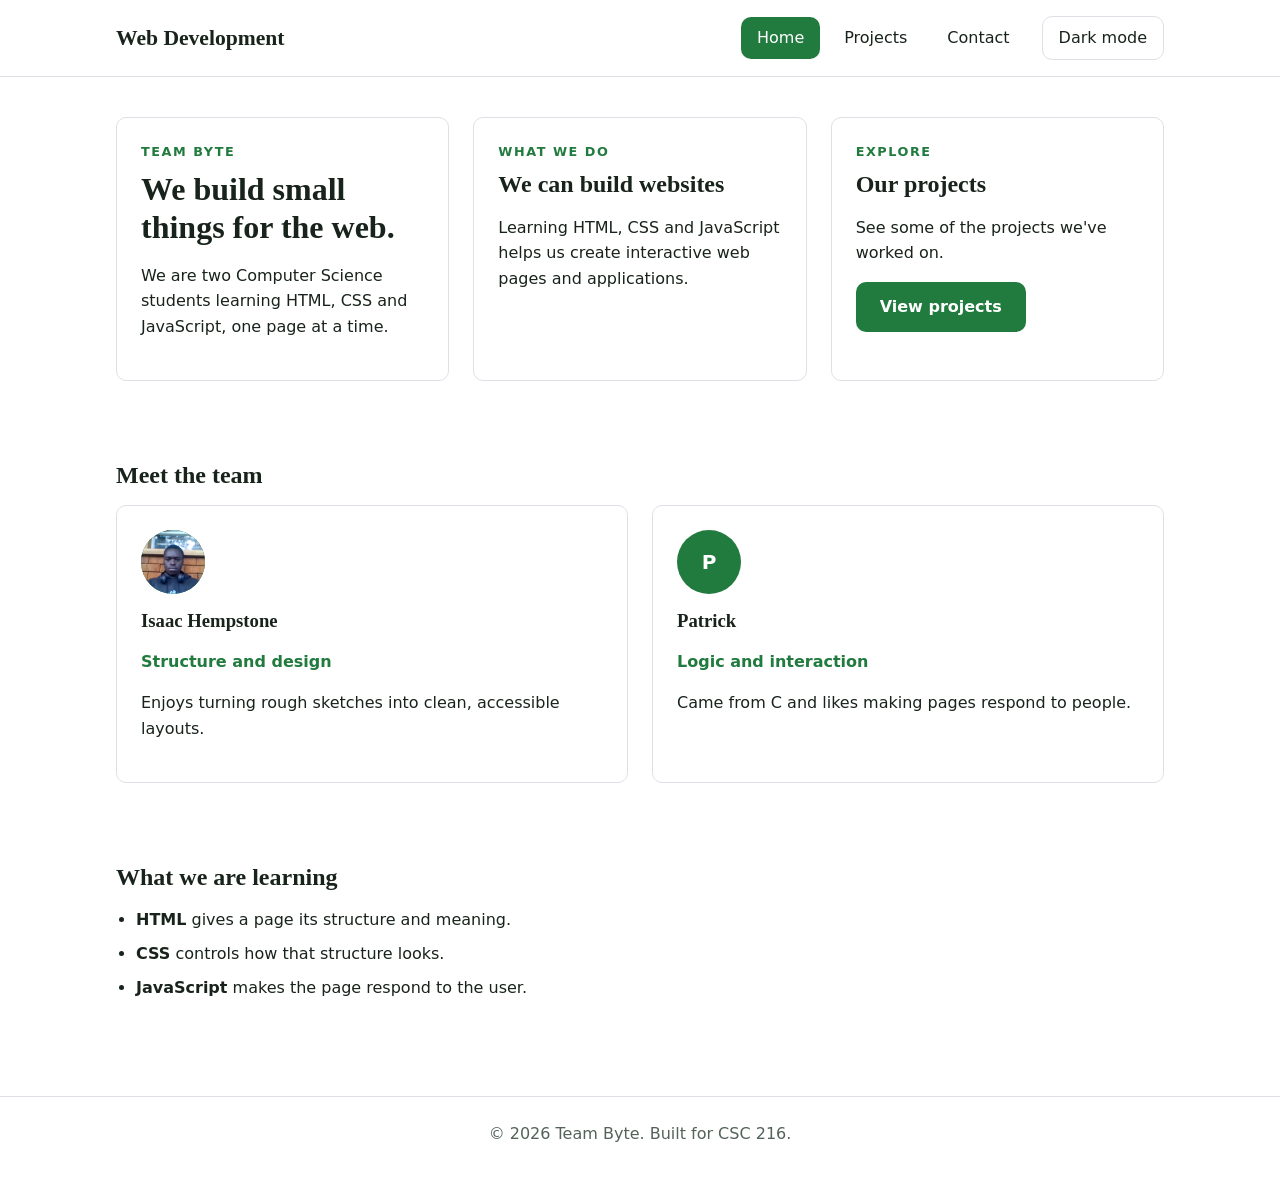
<file: index.html>
<!doctype html>
<html lang="en">
  <head>
    <meta charset="UTF-8" />
    <meta name="viewport" content="width=device-width, initial-scale=1.0" />
    <meta
      name="description"
      content="Team Byte: a CSC 216 web development pair."
    />
    <title>Home | Web Development</title>
    <link rel="stylesheet" href="styles.css" />
    <script src="script.js" defer></script>
  </head>
  <body>
    <a class="skip-link" href="#main">Skip to main content</a>

    <header class="site-header">
      <div class="container header-inner">
        <a class="logo" href="index.html">Web Development</a>
        <button
          class="nav-toggle"
          type="button"
          aria-expanded="false"
          aria-controls="site-nav"
        >
          Menu
        </button>
        <nav id="site-nav" class="site-nav" aria-label="Main">
          <ul>
            <li><a href="index.html" aria-current="page">Home</a></li>
            <li><a href="projects.html">Projects</a></li>
            <li><a href="contact.html">Contact</a></li>
          </ul>
        </nav>
        <button class="theme-toggle" type="button" aria-pressed="false">
          Dark mode
        </button>
      </div>
    </header>

    <main id="main">
      <section class="container featured-grid" aria-label="Featured content">
        <article class="card feature-card">
          <p class="eyebrow">Team Byte</p>
          <h1>We build small things for the web.</h1>
          <p>
            We are two Computer Science students learning HTML, CSS and
            JavaScript, one page at a time.
          </p>
        </article>
        <article class="card feature-card">
          <p class="eyebrow">What we do</p>
          <h2>We can build websites</h2>
          <p>
            Learning HTML, CSS and JavaScript helps us create interactive web
            pages and applications.
          </p>
        </article>
        <article class="card feature-card">
          <p class="eyebrow">Explore</p>
          <h2>Our projects</h2>
          <p>See some of the projects we've worked on.</p>
          <a class="button" href="projects.html">View projects</a>
        </article>
      </section>

      <section class="container section" aria-labelledby="team-heading">
        <h2 id="team-heading">Meet the team</h2>
        <div class="team-grid">
          <article class="card">
            <div class="avatar" aria-hidden="true">
              <img
                src="isaac.jpg"
                alt=""
                width="64"
                height="64"
                style="border-radius: 50%; object-fit: cover;"
              />
            </div>
            <h3>Isaac Hempstone</h3>
            <p class="role">Structure and design</p>
            <p>Enjoys turning rough sketches into clean, accessible layouts.</p>
          </article>
          <article class="card">
            <div class="avatar" aria-hidden="true">P</div>
            <h3>Patrick</h3>
            <p class="role">Logic and interaction</p>
            <p>Came from C and likes making pages respond to people.</p>
          </article>
        </div>
      </section>

      <section class="container section" aria-labelledby="learning-heading">
        <h2 id="learning-heading">What we are learning</h2>
        <ul class="skill-list">
          <li><strong>HTML</strong> gives a page its structure and meaning.</li>
          <li><strong>CSS</strong> controls how that structure looks.</li>
          <li>
            <strong>JavaScript</strong> makes the page respond to the user.
          </li>
        </ul>
      </section>
    </main>

    <footer class="site-footer">
      <div class="container">
        <p>© <span id="year">2026</span> Team Byte. Built for CSC 216.</p>
      </div>
    </footer>
  </body>
</html>
</file>
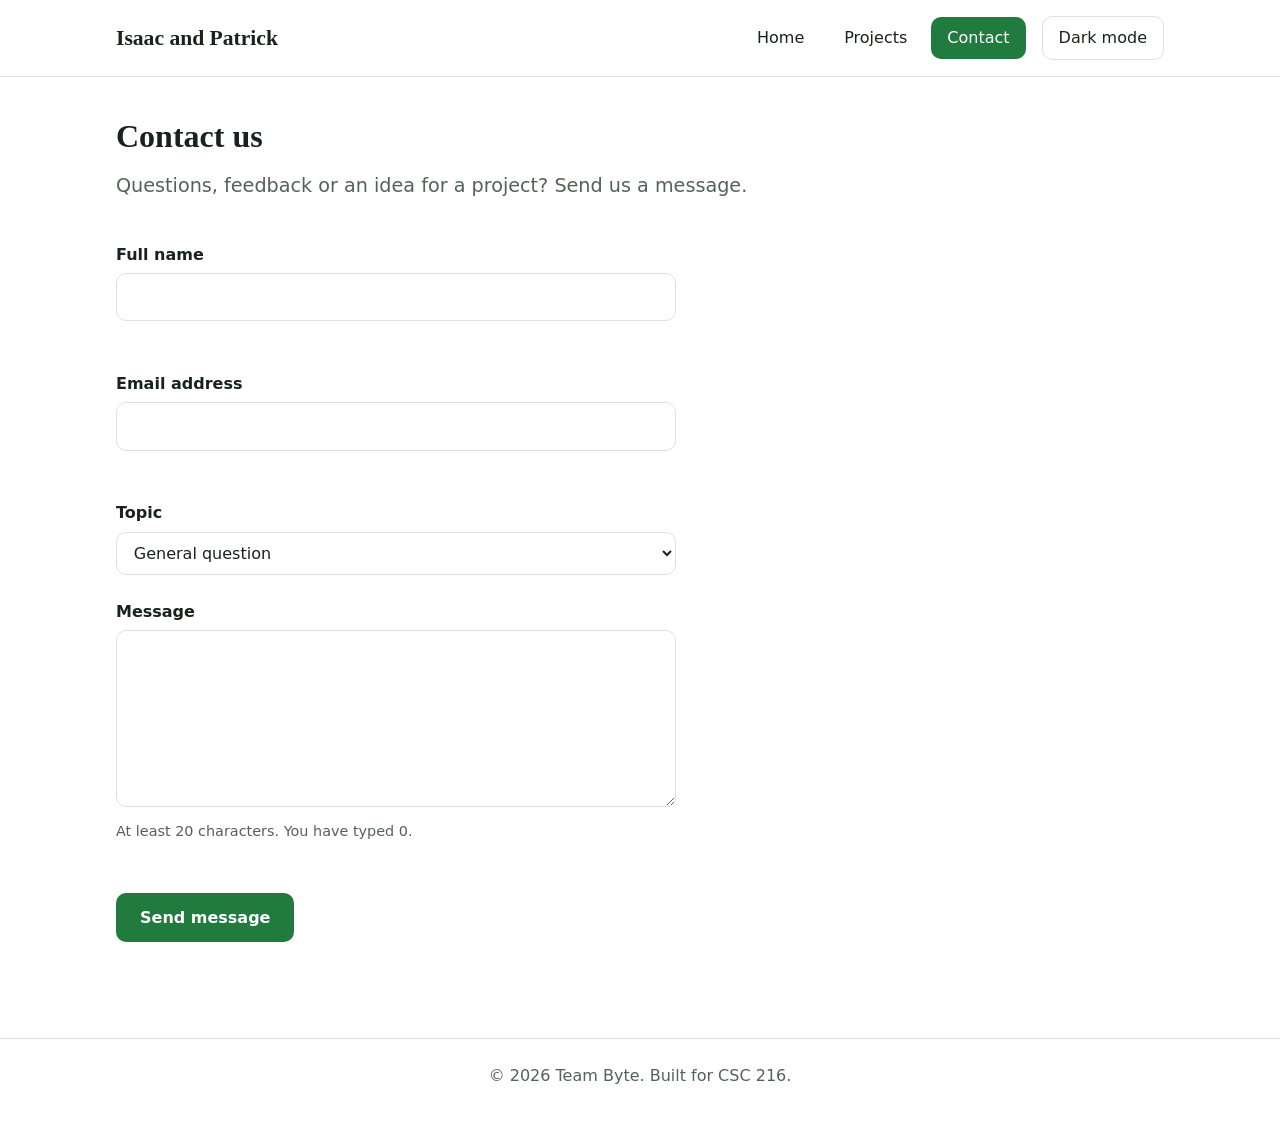
<file: contact.html>
<!doctype html>
<html lang="en">
  <head>
    <meta charset="UTF-8" />
    <meta name="viewport" content="width=device-width, initial-scale=1.0" />
    <meta
      name="description"
      content="Contact Team Byte with questions, feedback or project ideas."
    />
    <title>Contact | Web Development</title>
    <link rel="stylesheet" href="styles.css" />
    <script src="script.js" defer></script>
  </head>
  <body>
    <a class="skip-link" href="#main">Skip to main content</a>

    <header class="site-header">
      <div class="container header-inner">
        <a class="logo" href="index.html">Isaac and Patrick</a>
        <button
          class="nav-toggle"
          type="button"
          aria-expanded="false"
          aria-controls="site-nav"
        >
          Menu
        </button>
        <nav id="site-nav" class="site-nav" aria-label="Main">
          <ul>
            <li><a href="index.html">Home</a></li>
            <li><a href="projects.html">Projects</a></li>
            <li><a href="contact.html" aria-current="page">Contact</a></li>
          </ul>
        </nav>
        <button class="theme-toggle" type="button" aria-pressed="false">
          Dark mode
        </button>
      </div>
    </header>

    <main id="main" class="container">
      <header class="page-header">
        <h1>Contact us</h1>
        <p class="lead">
          Questions, feedback or an idea for a project? Send us a message.
        </p>
      </header>

      <form id="contact-form" class="contact-form" novalidate>
        <div class="field">
          <label for="name">Full name</label>
          <input
            type="text"
            id="name"
            name="name"
            autocomplete="name"
            required
            aria-describedby="name-error"
          />
          <p class="error" id="name-error"></p>
        </div>

        <div class="field">
          <label for="email">Email address</label>
          <input
            type="email"
            id="email"
            name="email"
            autocomplete="email"
            required
            aria-describedby="email-error"
          />
          <p class="error" id="email-error"></p>
        </div>

        <div class="field">
          <label for="topic">Topic</label>
          <select id="topic" name="topic">
            <option value="general">General question</option>
            <option value="collaboration">Collaboration</option>
            <option value="feedback">Feedback on our site</option>
          </select>
        </div>

        <div class="field">
          <label for="message">Message</label>
          <textarea
            id="message"
            name="message"
            rows="6"
            required
            minlength="20"
            aria-describedby="message-hint message-error"
          ></textarea>
          <p class="hint" id="message-hint">
            At least 20 characters. You have typed
            <span id="char-count">0</span>.
          </p>
          <p class="error" id="message-error"></p>
        </div>

        <button class="button" type="submit">Send message</button>
        <p id="form-status" class="form-status" role="status"></p>
      </form>
    </main>

    <footer class="site-footer">
      <div class="container">
        <p>© <span id="year">2026</span> Team Byte. Built for CSC 216.</p>
      </div>
    </footer>
  </body>
</html>
</file>
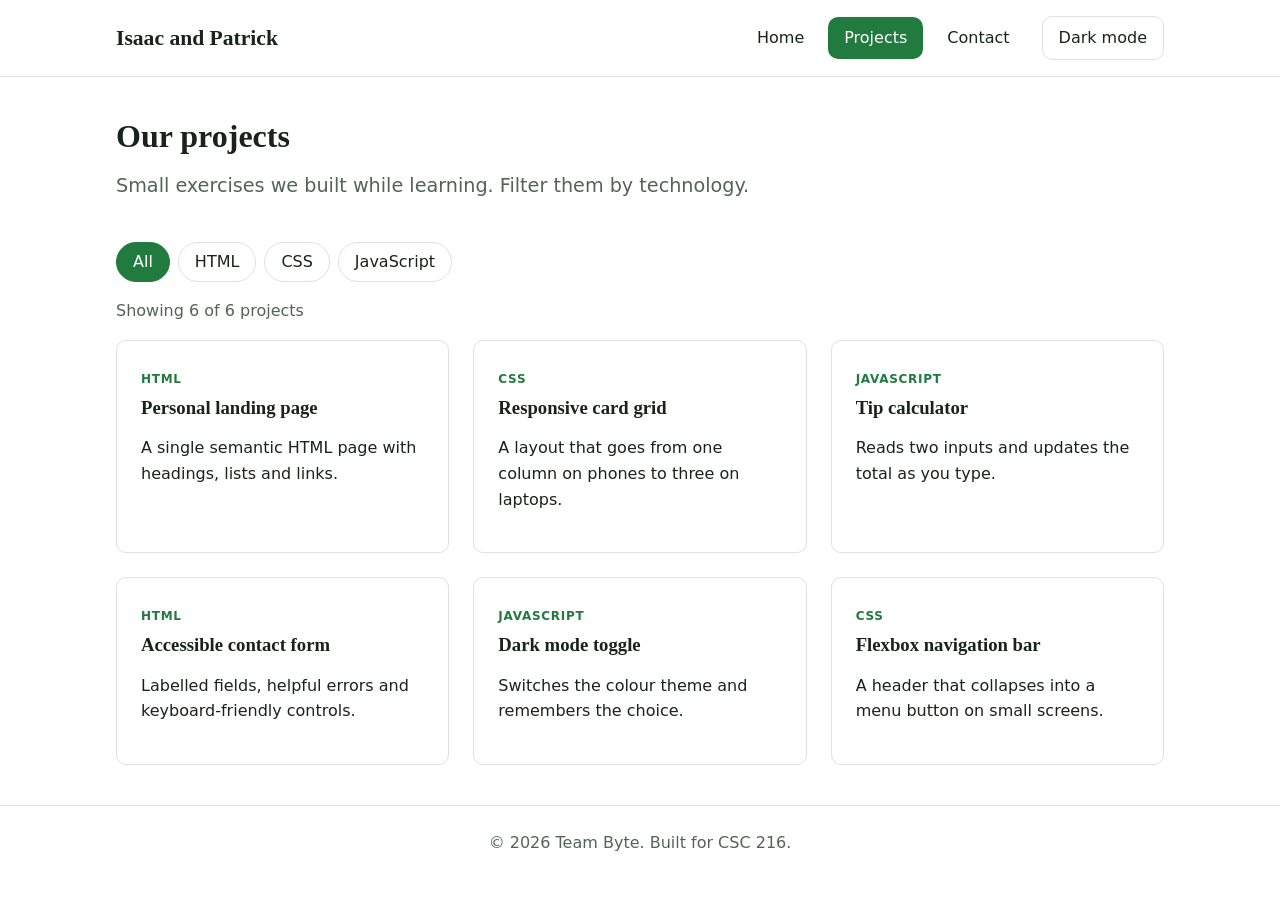
<file: projects.html>
<!doctype html>
<html lang="en">
  <head>
    <meta charset="UTF-8" />
    <meta name="viewport" content="width=device-width, initial-scale=1.0" />
    <meta
      name="description"
      content="Projects built by Team Byte while learning web development."
    />
    <title>Projects | Web Development</title>
    <link rel="stylesheet" href="styles.css" />
    <script src="script.js" defer></script>
  </head>
  <body>
    <a class="skip-link" href="#main">Skip to main content</a>

    <header class="site-header">
      <div class="container header-inner">
        <a class="logo" href="index.html">Isaac and Patrick</a>
        <button
          class="nav-toggle"
          type="button"
          aria-expanded="false"
          aria-controls="site-nav"
        >
          Menu
        </button>
        <nav id="site-nav" class="site-nav" aria-label="Main">
          <ul>
            <li><a href="index.html">Home</a></li>
            <li><a href="projects.html" aria-current="page">Projects</a></li>
            <li><a href="contact.html">Contact</a></li>
          </ul>
        </nav>
        <button class="theme-toggle" type="button" aria-pressed="false">
          Dark mode
        </button>
      </div>
    </header>

    <main id="main" class="container">
      <header class="page-header">
        <h1>Our projects</h1>
        <p class="lead">
          Small exercises we built while learning. Filter them by technology.
        </p>
      </header>

      <div
        class="filters"
        role="group"
        aria-label="Filter projects by technology"
      >
        <button
          class="filter-btn"
          type="button"
          data-filter="all"
          aria-pressed="true"
        >
          All
        </button>
        <button
          class="filter-btn"
          type="button"
          data-filter="html"
          aria-pressed="false"
        >
          HTML
        </button>
        <button
          class="filter-btn"
          type="button"
          data-filter="css"
          aria-pressed="false"
        >
          CSS
        </button>
        <button
          class="filter-btn"
          type="button"
          data-filter="js"
          aria-pressed="false"
        >
          JavaScript
        </button>
      </div>

      <p id="project-count" class="project-count" aria-live="polite"></p>
      <div id="project-list" class="project-grid"></div>

      <noscript>
        <p>Turn on JavaScript to see the project list.</p>
      </noscript>
    </main>

    <footer class="site-footer">
      <div class="container">
        <p>© <span id="year">2026</span> Team Byte. Built for CSC 216.</p>
      </div>
    </footer>
  </body>
</html>
</file>
<file: styles.css>
/* =====================================================
   Team website stylesheet (CSC 216, Lab 2)
   One file styles every page on the site.
   ===================================================== */

/* ---------- 1. Design tokens ---------- */
:root {
  --color-bg: #ffffff;
  --color-surface: #ffffff;
  --color-text: #18231b;
  --color-muted: #536359;
  --color-primary: #217a3e;
  --color-primary-dark: #155d2e;
  --color-on-primary: #ffffff;
  --color-card-hover: #f1f8f2;
  --color-card-shadow: rgb(33 122 62 / 12%);
  --color-border: #dde1e6;
  --color-error: #b3261e;
  --color-success: #1e7b3a;

  --font-body: system-ui, -apple-system, "Segoe UI", Roboto, Arial, sans-serif;
  --font-heading: Georgia, "Times New Roman", serif;

  --space-1: 0.5rem;
  --space-2: 1rem;
  --space-3: 1.5rem;
  --space-4: 2.5rem;
  --space-5: 4rem;

  --radius: 10px;
  --max-width: 1080px;
}

body.dark {
  --color-bg: #101b13;
  --color-surface: #19271d;
  --color-text: #e8f1e9;
  --color-muted: #a8b9ab;
  --color-primary: #86d99a;
  --color-primary-dark: #a4e7b1;
  --color-on-primary: #102016;
  --color-card-hover: #203829;
  --color-card-shadow: rgb(134 217 154 / 12%);
  --color-border: #34483a;
  --color-error: #ff8a80;
  --color-success: #7ddc97;
  color-scheme: dark;
}

/* ---------- 2. Base and reset ---------- */
*,
*::before,
*::after {
  box-sizing: border-box;
}

body {
  margin: 0;
  font-family: var(--font-body);
  font-size: 1rem;
  line-height: 1.6;
  color: var(--color-text);
  background-color: var(--color-bg);
  transition:
    background-color 0.3s ease,
    color 0.3s ease;
}

h1,
h2,
h3 {
  font-family: var(--font-heading);
  line-height: 1.2;
  margin: 0 0 var(--space-2);
}

p {
  margin: 0 0 var(--space-2);
}

a {
  color: var(--color-primary);
}

a:hover {
  color: var(--color-primary-dark);
}

img {
  max-width: 100%;
  display: block;
}

:focus-visible {
  outline: 3px solid var(--color-primary);
  outline-offset: 3px;
}

/* ---------- 3. Layout helpers ---------- */
.container {
  width: 100%;
  max-width: var(--max-width);
  margin-inline: auto;
  padding-inline: var(--space-2);
}

.section {
  padding-block: var(--space-4);
}

.skip-link {
  position: absolute;
  top: -4rem;
  left: var(--space-2);
  z-index: 100;
  padding: var(--space-1) var(--space-2);
  border-radius: var(--radius);
  background-color: var(--color-primary);
  color: var(--color-on-primary);
}

.skip-link:focus {
  top: var(--space-2);
}

/* ---------- 4. Header and navigation ---------- */
.site-header {
  position: sticky;
  top: 0;
  z-index: 10;
  background-color: var(--color-surface);
  border-bottom: 1px solid var(--color-border);
}

.header-inner {
  display: flex;
  flex-wrap: wrap;
  align-items: center;
  gap: var(--space-2);
  padding-block: var(--space-2);
}

.logo {
  margin-right: auto;
  font-family: var(--font-heading);
  font-size: 1.35rem;
  font-weight: 700;
  color: var(--color-text);
  text-decoration: none;
}

.site-nav ul {
  display: flex;
  gap: var(--space-1);
  margin: 0;
  padding: 0;
  list-style: none;
}

.site-nav a {
  display: block;
  padding: var(--space-1) var(--space-2);
  border-radius: var(--radius);
  color: var(--color-text);
  font-weight: 500;
  text-decoration: none;
}

.site-nav a:hover {
  background-color: var(--color-bg);
}

.site-nav a[aria-current="page"] {
  background-color: var(--color-primary);
  color: var(--color-on-primary);
}

.nav-toggle,
.theme-toggle {
  padding: var(--space-1) var(--space-2);
  border: 1px solid var(--color-border);
  border-radius: var(--radius);
  background-color: transparent;
  color: var(--color-text);
  font: inherit;
  cursor: pointer;
}

.theme-toggle[aria-pressed="true"] {
  border-color: var(--color-primary);
  color: var(--color-primary);
}

.nav-toggle {
  display: none;
}

/* ---------- 5. Buttons and hero ---------- */
.button {
  display: inline-block;
  padding: 0.75rem 1.5rem;
  border: none;
  border-radius: var(--radius);
  background-color: var(--color-primary);
  color: var(--color-on-primary);
  font: inherit;
  font-weight: 600;
  text-decoration: none;
  cursor: pointer;
  transition:
    background-color 0.2s ease,
    transform 0.2s ease;
}

.button:hover {
  background-color: var(--color-primary-dark);
  color: var(--color-on-primary);
  transform: translateY(-2px);
}

.hero {
  padding-block: var(--space-5);
  background: linear-gradient(135deg, var(--color-surface), var(--color-bg));
  border-bottom: 1px solid var(--color-border);
}

.hero h1 {
  max-width: 18ch;
  font-size: clamp(2rem, 5vw, 3.25rem);
}

.eyebrow {
  margin-bottom: var(--space-1);
  color: var(--color-primary);
  font-size: 0.8rem;
  font-weight: 700;
  letter-spacing: 0.12em;
  text-transform: uppercase;
}

.lead {
  max-width: 55ch;
  margin-bottom: var(--space-3);
  color: var(--color-muted);
  font-size: 1.2rem;
}

.page-header {
  padding-block: var(--space-4) var(--space-2);
}

.featured-grid {
  display: grid;
  grid-template-columns: repeat(auto-fit, minmax(240px, 1fr));
  gap: var(--space-3);
  padding-block: var(--space-4);
}

.feature-card {
  min-height: 220px;
}

.feature-card h1 {
  max-width: 18ch;
  font-size: 2rem;
}

.feature-card h2 {
  font-size: 1.5rem;
}

/* ---------- 6. Cards and grids ---------- */
.team-grid,
.project-grid {
  display: grid;
  grid-template-columns: repeat(auto-fit, minmax(260px, 1fr));
  gap: var(--space-3);
}

.card {
  padding: var(--space-3);
  border: 1px solid var(--color-border);
  border-radius: var(--radius);
  background-color: var(--color-surface);
  transition:
    background-color 0.2s ease,
    border-color 0.2s ease,
    box-shadow 0.2s ease;
}

.card:hover,
.card:focus-within {
  border-color: var(--color-primary);
  background-color: var(--color-card-hover);
  box-shadow: 0 8px 20px var(--color-card-shadow);
}

.avatar {
  display: grid;
  place-items: center;
  width: 64px;
  height: 64px;
  margin-bottom: var(--space-2);
  border-radius: 50%;
  background-color: var(--color-primary);
  color: var(--color-on-primary);
  font-size: 1.25rem;
  font-weight: 700;
}

.role {
  color: var(--color-primary);
  font-weight: 600;
}

.skill-list {
  padding-left: 1.25rem;
}

.skill-list li {
  margin-bottom: var(--space-1);
}

/* ---------- 7. Projects page ---------- */
.filters {
  display: flex;
  flex-wrap: wrap;
  gap: var(--space-1);
  margin-bottom: var(--space-2);
}

.filter-btn {
  padding: 0.4rem 1rem;
  border: 1px solid var(--color-border);
  border-radius: 999px;
  background-color: var(--color-surface);
  color: var(--color-text);
  font: inherit;
  cursor: pointer;
}

.filter-btn[aria-pressed="true"] {
  border-color: var(--color-primary);
  background-color: var(--color-primary);
  color: var(--color-on-primary);
}

.project-count {
  color: var(--color-muted);
}

.tag {
  display: inline-block;
  margin-bottom: var(--space-1);
  color: var(--color-primary);
  font-size: 0.75rem;
  font-weight: 700;
  letter-spacing: 0.06em;
  text-transform: uppercase;
}

/* ---------- 8. Contact form ---------- */
.contact-form {
  max-width: 560px;
  padding-bottom: var(--space-4);
}

.field {
  margin-bottom: var(--space-3);
}

label {
  display: block;
  margin-bottom: 0.35rem;
  font-weight: 600;
}

input,
select,
textarea {
  width: 100%;
  padding: 0.65rem 0.8rem;
  border: 1px solid var(--color-border);
  border-radius: var(--radius);
  background-color: var(--color-surface);
  color: var(--color-text);
  font: inherit;
}

input:focus,
select:focus,
textarea:focus {
  border-color: var(--color-primary);
}

input[aria-invalid="true"],
textarea[aria-invalid="true"] {
  border-color: var(--color-error);
}

.hint,
.error {
  margin: 0.35rem 0 0;
  font-size: 0.9rem;
}

.hint {
  color: var(--color-muted);
}

.error {
  min-height: 1.4em;
  color: var(--color-error);
}

.form-status {
  margin-top: var(--space-2);
  color: var(--color-success);
  font-weight: 600;
}

/* ---------- 9. Footer ---------- */
.site-footer {
  margin-top: var(--space-4);
  padding-block: var(--space-3);
  border-top: 1px solid var(--color-border);
  color: var(--color-muted);
  text-align: center;
}

/* ---------- 10. Small screens ---------- */
@media (max-width: 700px) {
  .nav-toggle {
    display: inline-block;
  }

  .site-nav {
    display: none;
    order: 3;
    width: 100%;
  }

  .site-nav.open {
    display: block;
  }

  .site-nav ul {
    flex-direction: column;
  }

  .section {
    padding-block: var(--space-3);
  }
}

/* ---------- 11. Respect reduced-motion preferences ---------- */
@media (prefers-reduced-motion: reduce) {
  *,
  *::before,
  *::after {
    transition: none !important;
  }
}
</file>
